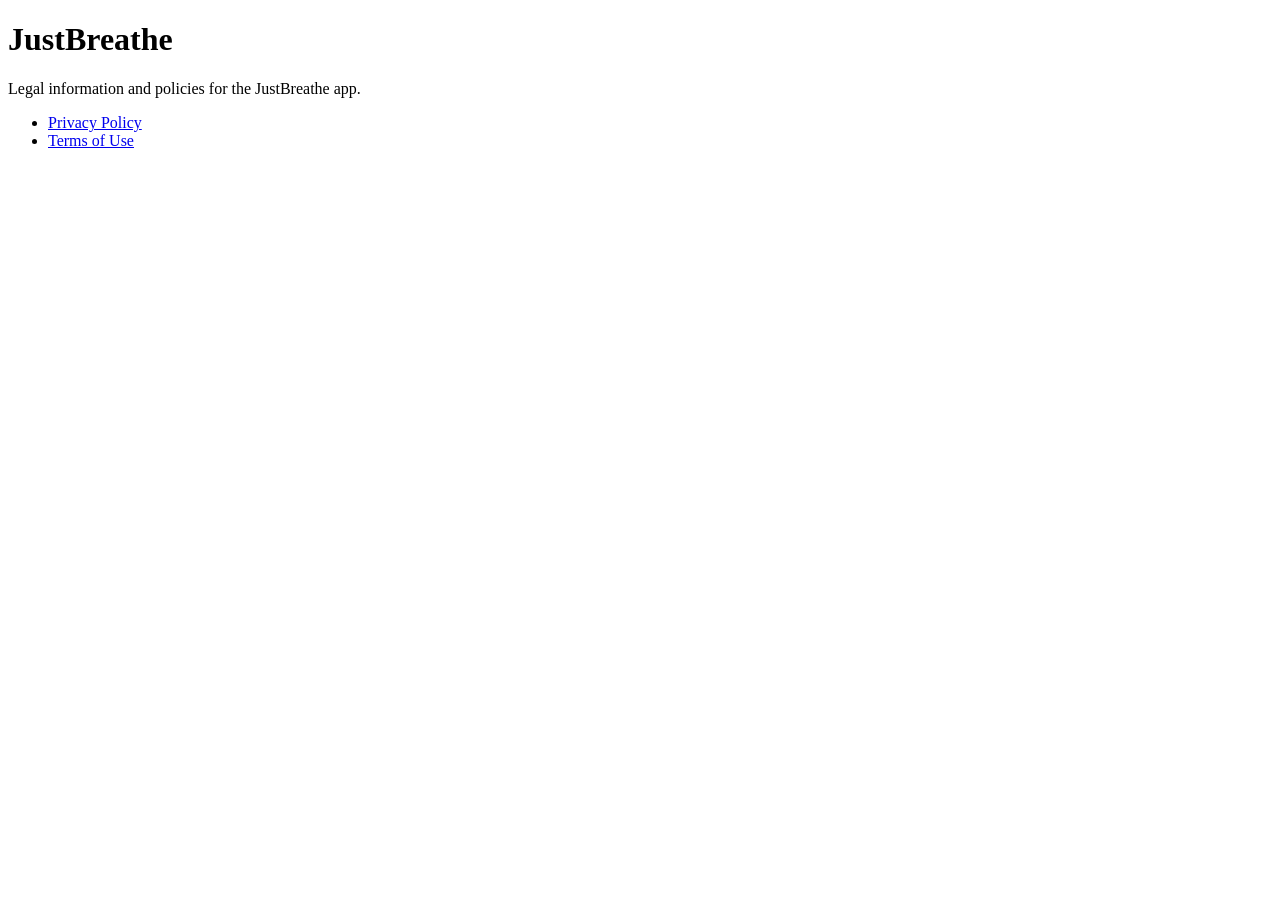
<file: index.html>
<!DOCTYPE html>
<html lang="en">
<head>
  <meta charset="UTF-8">
  <meta name="viewport" content="width=device-width, initial-scale=1">
  <title>JustBreathe</title>
</head>
<body>
  <main>
    <h1>JustBreathe</h1>
    <p>Legal information and policies for the JustBreathe app.</p>

    <ul>
      <li><a href="privacy.html">Privacy Policy</a></li>
      <li>
        <a href="https://www.apple.com/legal/internet-services/itunes/dev/stdeula/">
          Terms of Use
        </a>
      </li>
    </ul>
  </main>
</body>
</html>
</file>
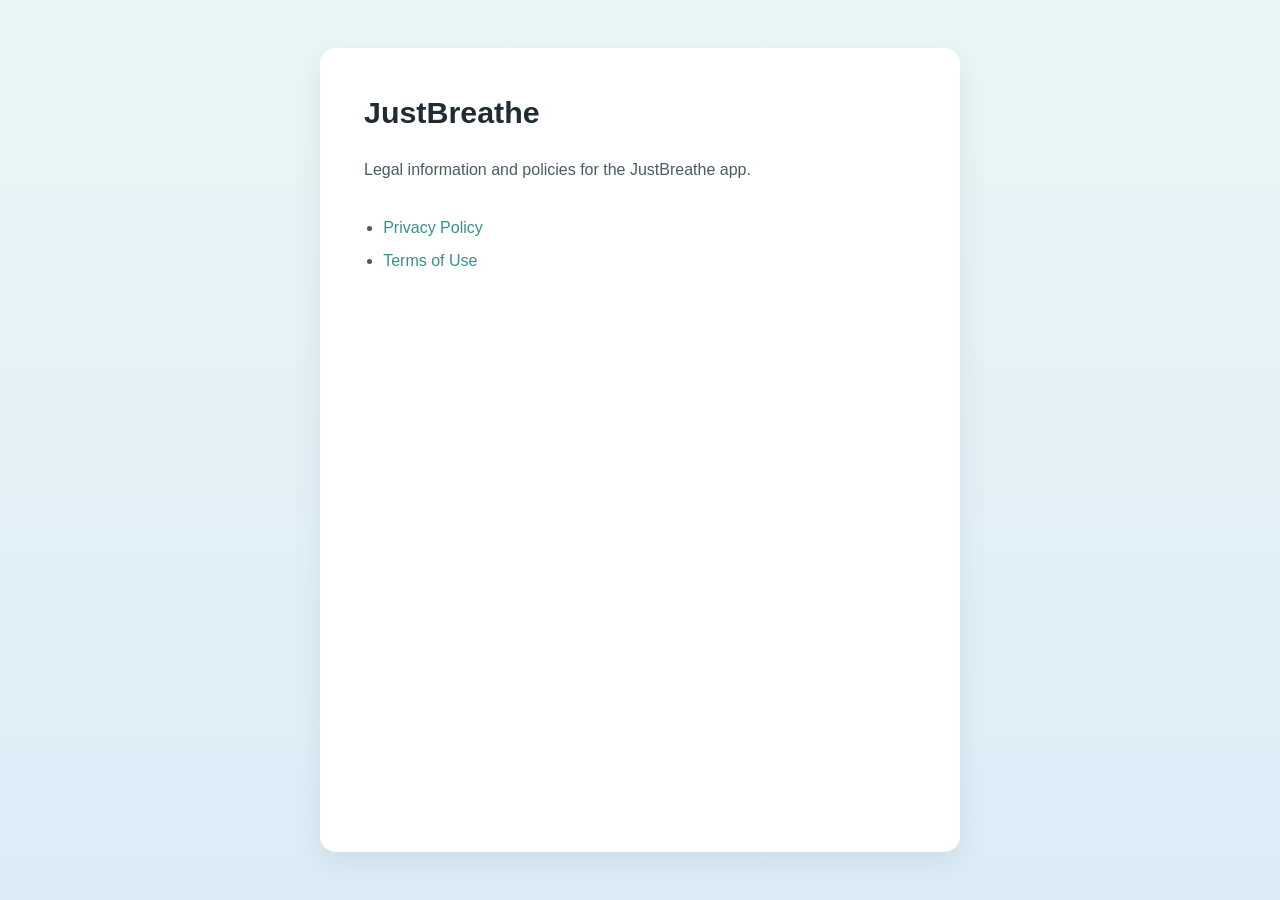
<file: docs/index.html>
<!DOCTYPE html>
<html lang="en">
<head>
  <meta charset="UTF-8">
  <meta name="viewport" content="width=device-width, initial-scale=1">
  <title>JustBreathe</title>
  <link rel="stylesheet" href="styles.css">
</head>
<body>
  <main>
    <h1>JustBreathe</h1>
    <p class="subtitle">Legal information and policies for the JustBreathe app.</p>
    <ul>
      <li><a href="privacy.html">Privacy Policy</a></li>
      <li>
        <a href="https://www.apple.com/legal/internet-services/itunes/dev/stdeula/">
          Terms of Use
        </a>
      </li>
    </ul>
  </main>
</body>
</html>
</file>
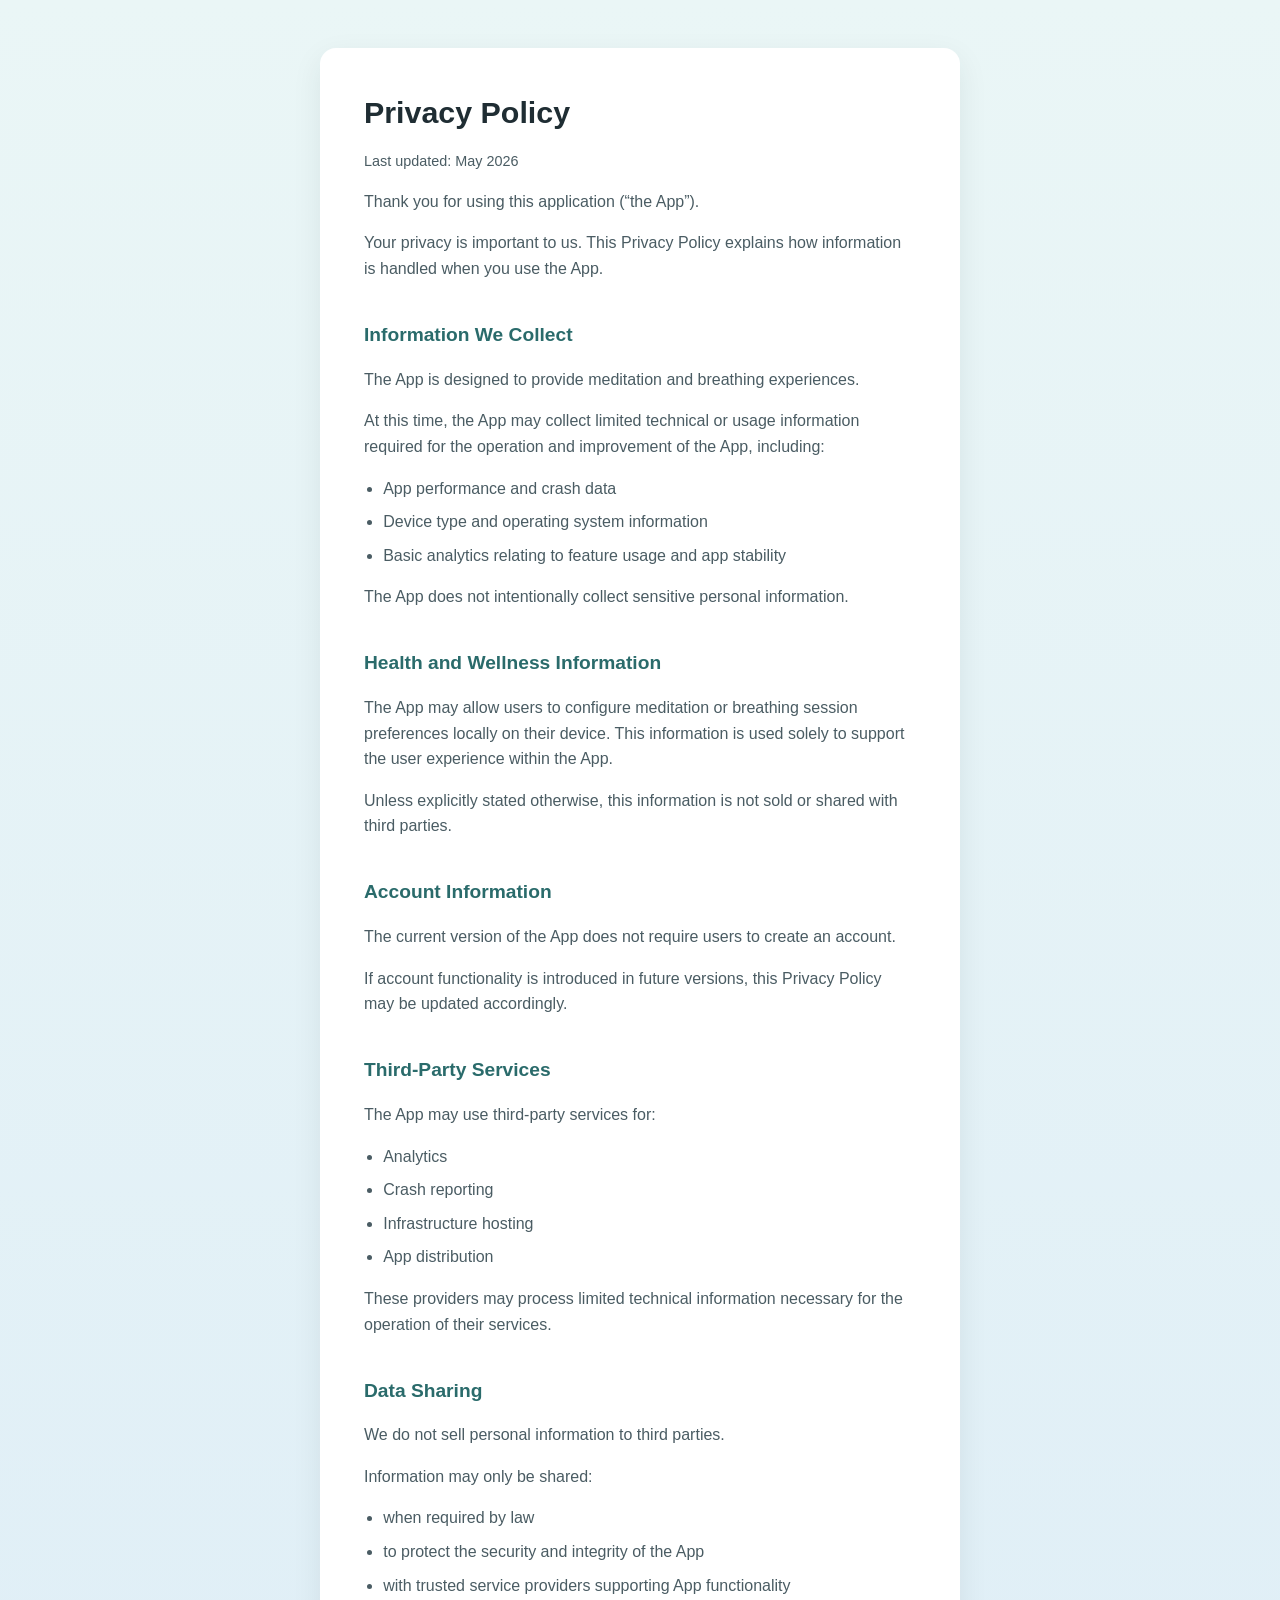
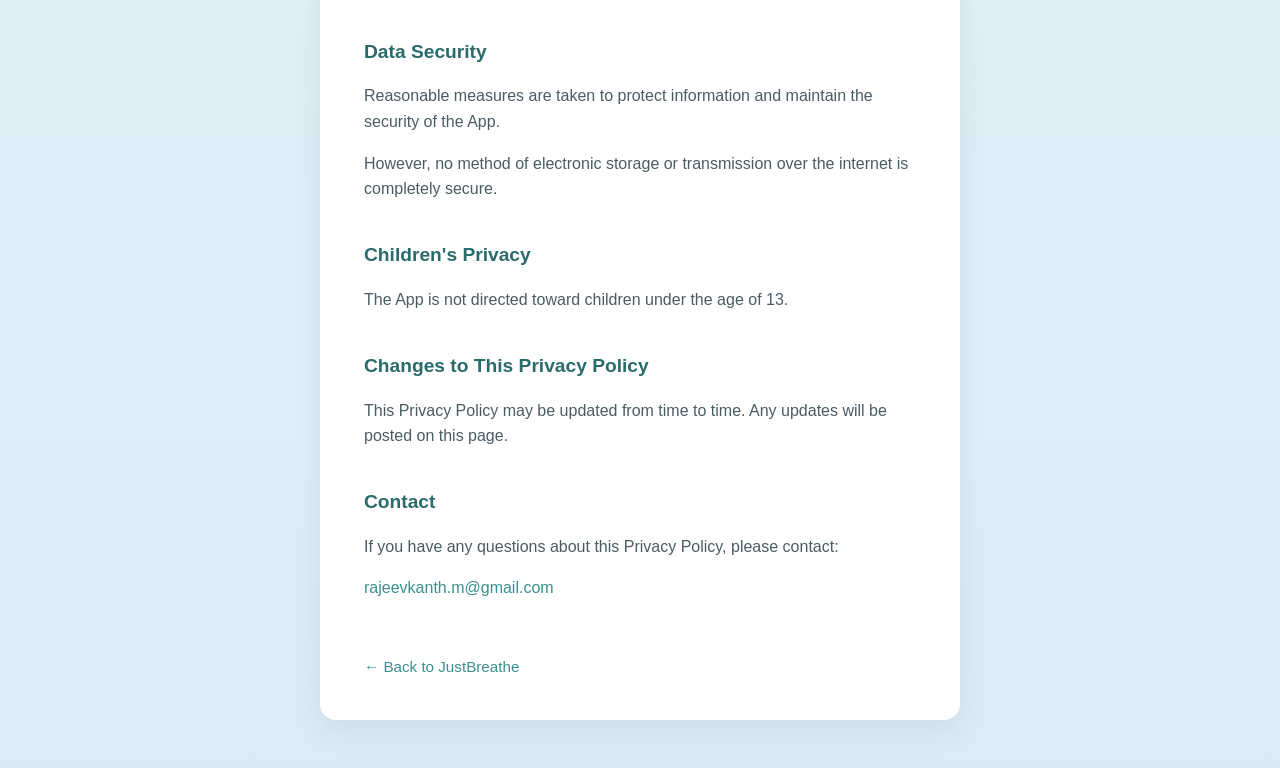
<file: docs/privacy.html>
<!DOCTYPE html>
<html lang="en">
<head>
  <meta charset="UTF-8">
  <meta name="viewport" content="width=device-width, initial-scale=1">
  <title>Privacy Policy - JustBreathe</title>
  <link rel="stylesheet" href="styles.css">
</head>
<body>
  <main>
    <h1>Privacy Policy</h1>
    <p class="meta">Last updated: May 2026</p>

    <p>Thank you for using this application (&ldquo;the App&rdquo;).</p>

    <p>Your privacy is important to us. This Privacy Policy explains how information is handled when you use the App.</p>

    <h2>Information We Collect</h2>
    <p>The App is designed to provide meditation and breathing experiences.</p>
    <p>At this time, the App may collect limited technical or usage information required for the operation and improvement of the App, including:</p>
    <ul>
      <li>App performance and crash data</li>
      <li>Device type and operating system information</li>
      <li>Basic analytics relating to feature usage and app stability</li>
    </ul>
    <p>The App does not intentionally collect sensitive personal information.</p>

    <h2>Health and Wellness Information</h2>
    <p>The App may allow users to configure meditation or breathing session preferences locally on their device. This information is used solely to support the user experience within the App.</p>
    <p>Unless explicitly stated otherwise, this information is not sold or shared with third parties.</p>

    <h2>Account Information</h2>
    <p>The current version of the App does not require users to create an account.</p>
    <p>If account functionality is introduced in future versions, this Privacy Policy may be updated accordingly.</p>

    <h2>Third-Party Services</h2>
    <p>The App may use third-party services for:</p>
    <ul>
      <li>Analytics</li>
      <li>Crash reporting</li>
      <li>Infrastructure hosting</li>
      <li>App distribution</li>
    </ul>
    <p>These providers may process limited technical information necessary for the operation of their services.</p>

    <h2>Data Sharing</h2>
    <p>We do not sell personal information to third parties.</p>
    <p>Information may only be shared:</p>
    <ul>
      <li>when required by law</li>
      <li>to protect the security and integrity of the App</li>
      <li>with trusted service providers supporting App functionality</li>
    </ul>

    <h2>Data Security</h2>
    <p>Reasonable measures are taken to protect information and maintain the security of the App.</p>
    <p>However, no method of electronic storage or transmission over the internet is completely secure.</p>

    <h2>Children's Privacy</h2>
    <p>The App is not directed toward children under the age of 13.</p>

    <h2>Changes to This Privacy Policy</h2>
    <p>This Privacy Policy may be updated from time to time. Any updates will be posted on this page.</p>

    <h2>Contact</h2>
    <p>If you have any questions about this Privacy Policy, please contact:</p>
    <p><a href="mailto:rajeevkanth.m@gmail.com">rajeevkanth.m@gmail.com</a></p>

    <a class="back-link" href="index.html">&larr; Back to JustBreathe</a>
  </main>
</body>
</html>
</file>
<file: docs/styles.css>
:root {
  --bg-top: #eaf6f6;
  --bg-bottom: #dcecf7;
  --card-bg: #ffffff;
  --text-primary: #1f2d33;
  --text-secondary: #4a5c63;
  --accent: #3a8f8f;
  --accent-dark: #2a6b6b;
  --border: #e1ecec;
}

* {
  box-sizing: border-box;
}

body {
  margin: 0;
  min-height: 100vh;
  font-family: -apple-system, BlinkMacSystemFont, "Segoe UI", Roboto, Helvetica, Arial, sans-serif;
  color: var(--text-primary);
  background: linear-gradient(180deg, var(--bg-top) 0%, var(--bg-bottom) 100%);
  display: flex;
  justify-content: center;
  padding: 48px 20px;
  line-height: 1.6;
}

main {
  width: 100%;
  max-width: 640px;
  background: var(--card-bg);
  border-radius: 16px;
  box-shadow: 0 10px 30px rgba(31, 45, 51, 0.08);
  padding: 40px 44px;
}

h1 {
  margin-top: 0;
  font-size: 1.9rem;
  font-weight: 700;
  color: var(--text-primary);
}

h2 {
  font-size: 1.2rem;
  font-weight: 600;
  color: var(--accent-dark);
  margin-top: 2em;
  margin-bottom: 0.5em;
}

p {
  color: var(--text-secondary);
}

ul {
  padding-left: 1.2em;
  color: var(--text-secondary);
}

li {
  margin-bottom: 0.5em;
}

a {
  color: var(--accent);
  text-decoration: none;
  border-bottom: 1px solid transparent;
  transition: border-color 0.15s ease, color 0.15s ease;
}

a:hover {
  color: var(--accent-dark);
  border-bottom-color: var(--accent-dark);
}

.subtitle {
  color: var(--text-secondary);
  margin-bottom: 2em;
}

.meta {
  color: var(--text-secondary);
  font-size: 0.9rem;
  margin-top: -0.5em;
}

.back-link {
  display: inline-block;
  margin-top: 2.5em;
  font-size: 0.95rem;
}

hr {
  border: none;
  border-top: 1px solid var(--border);
  margin: 2em 0;
}

@media (max-width: 480px) {
  main {
    padding: 28px 24px;
    border-radius: 12px;
  }
}
</file>
